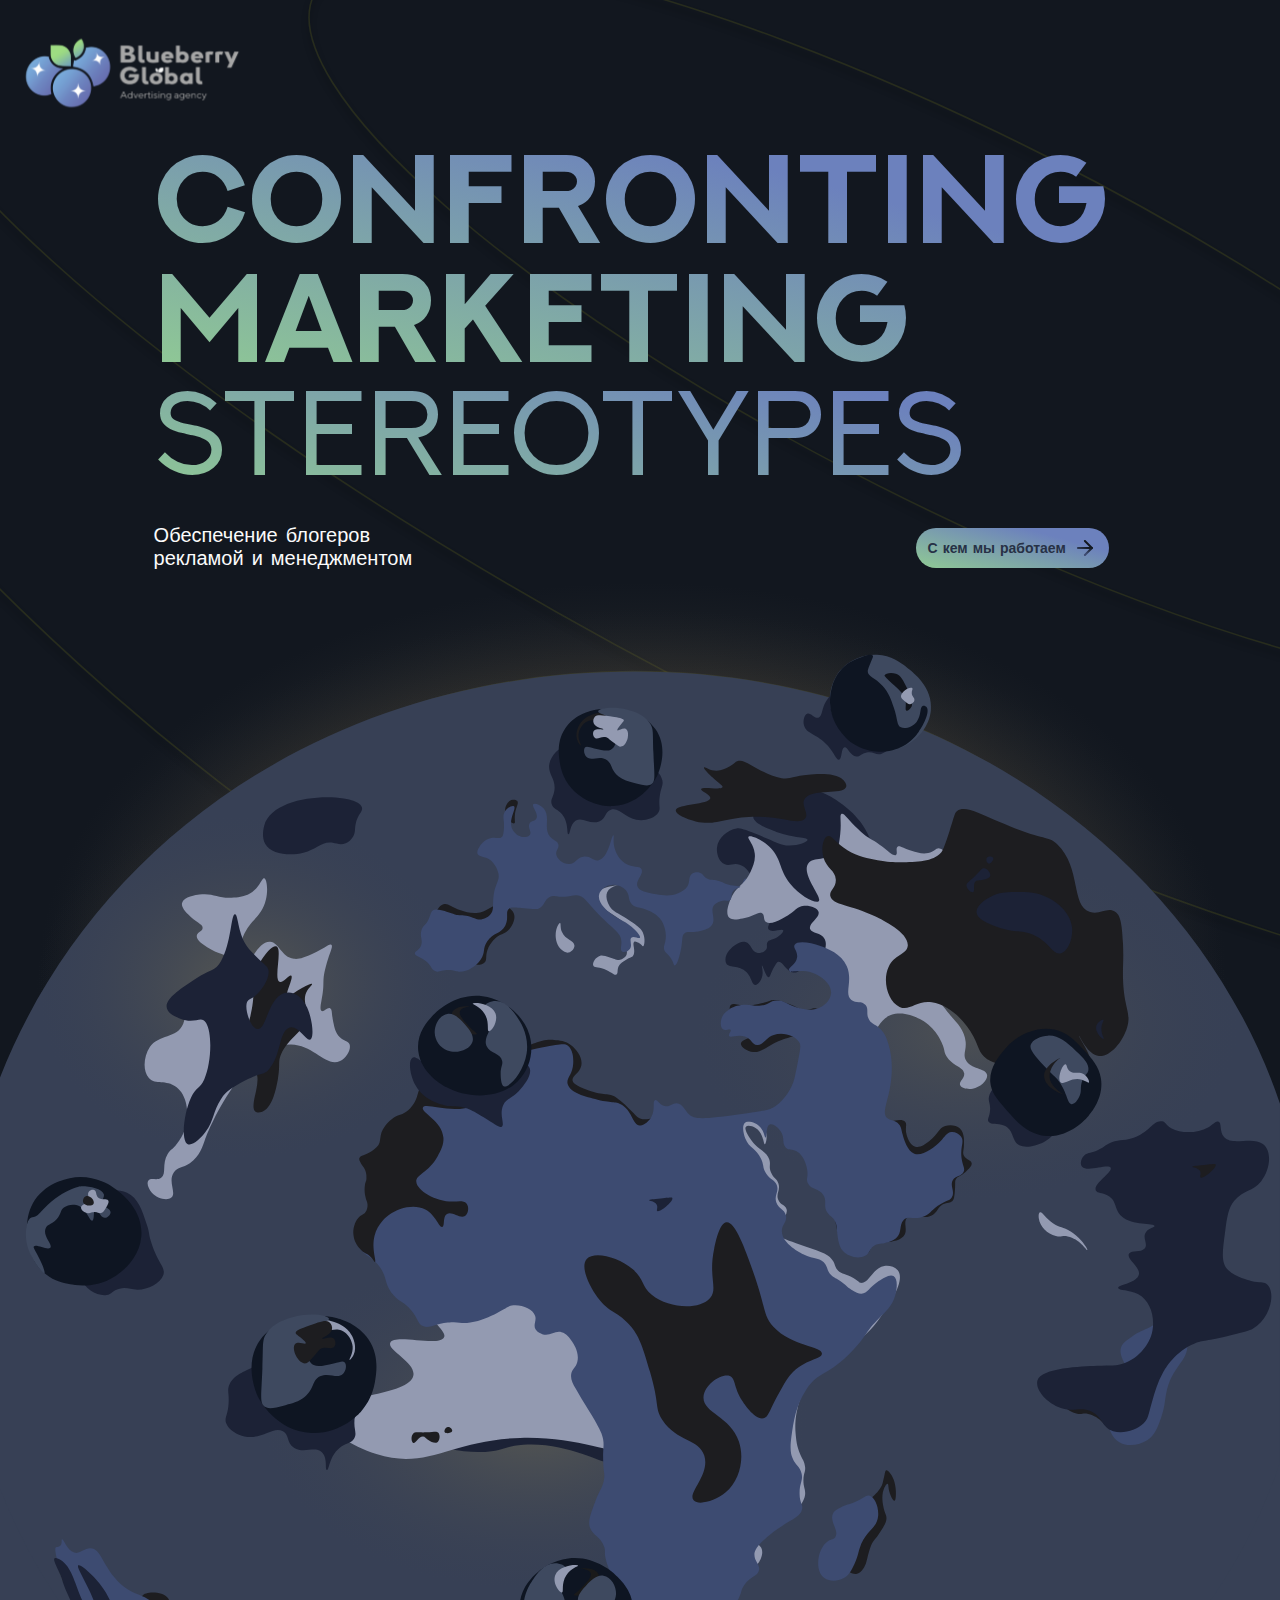
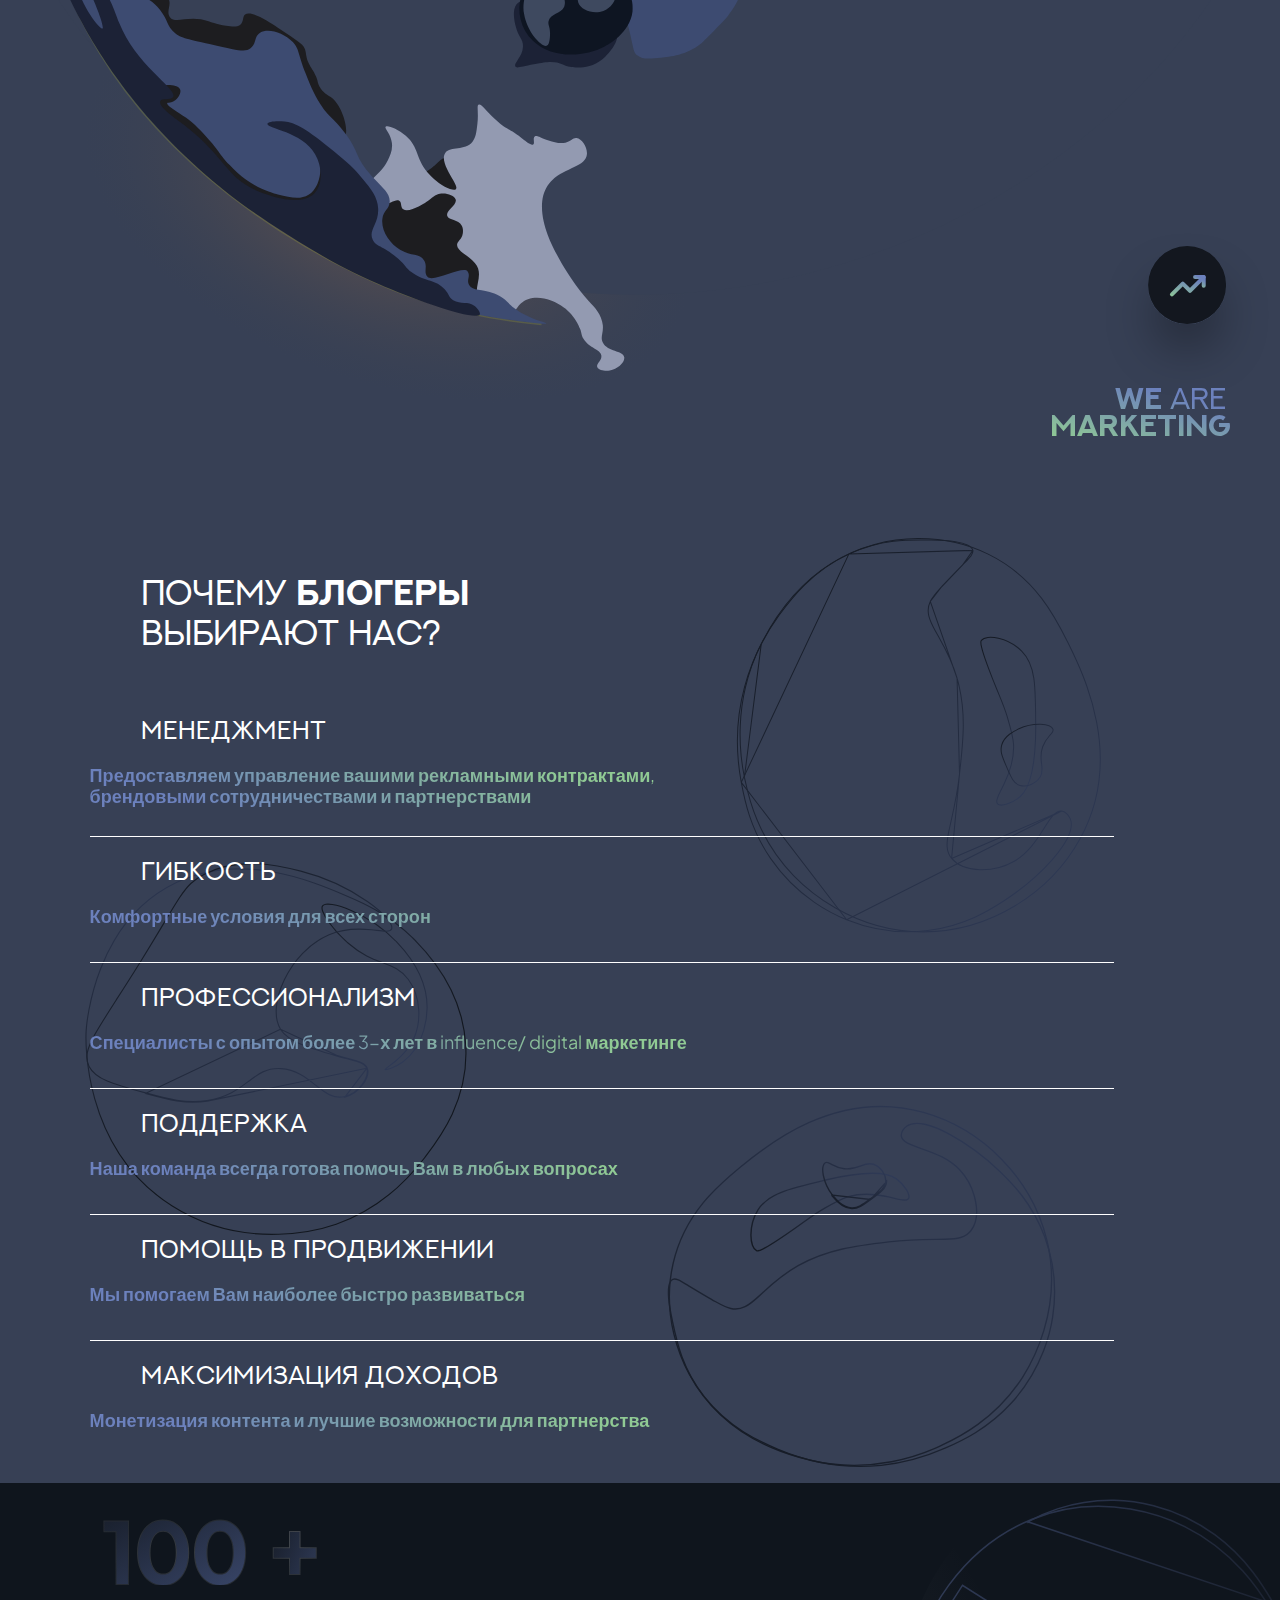
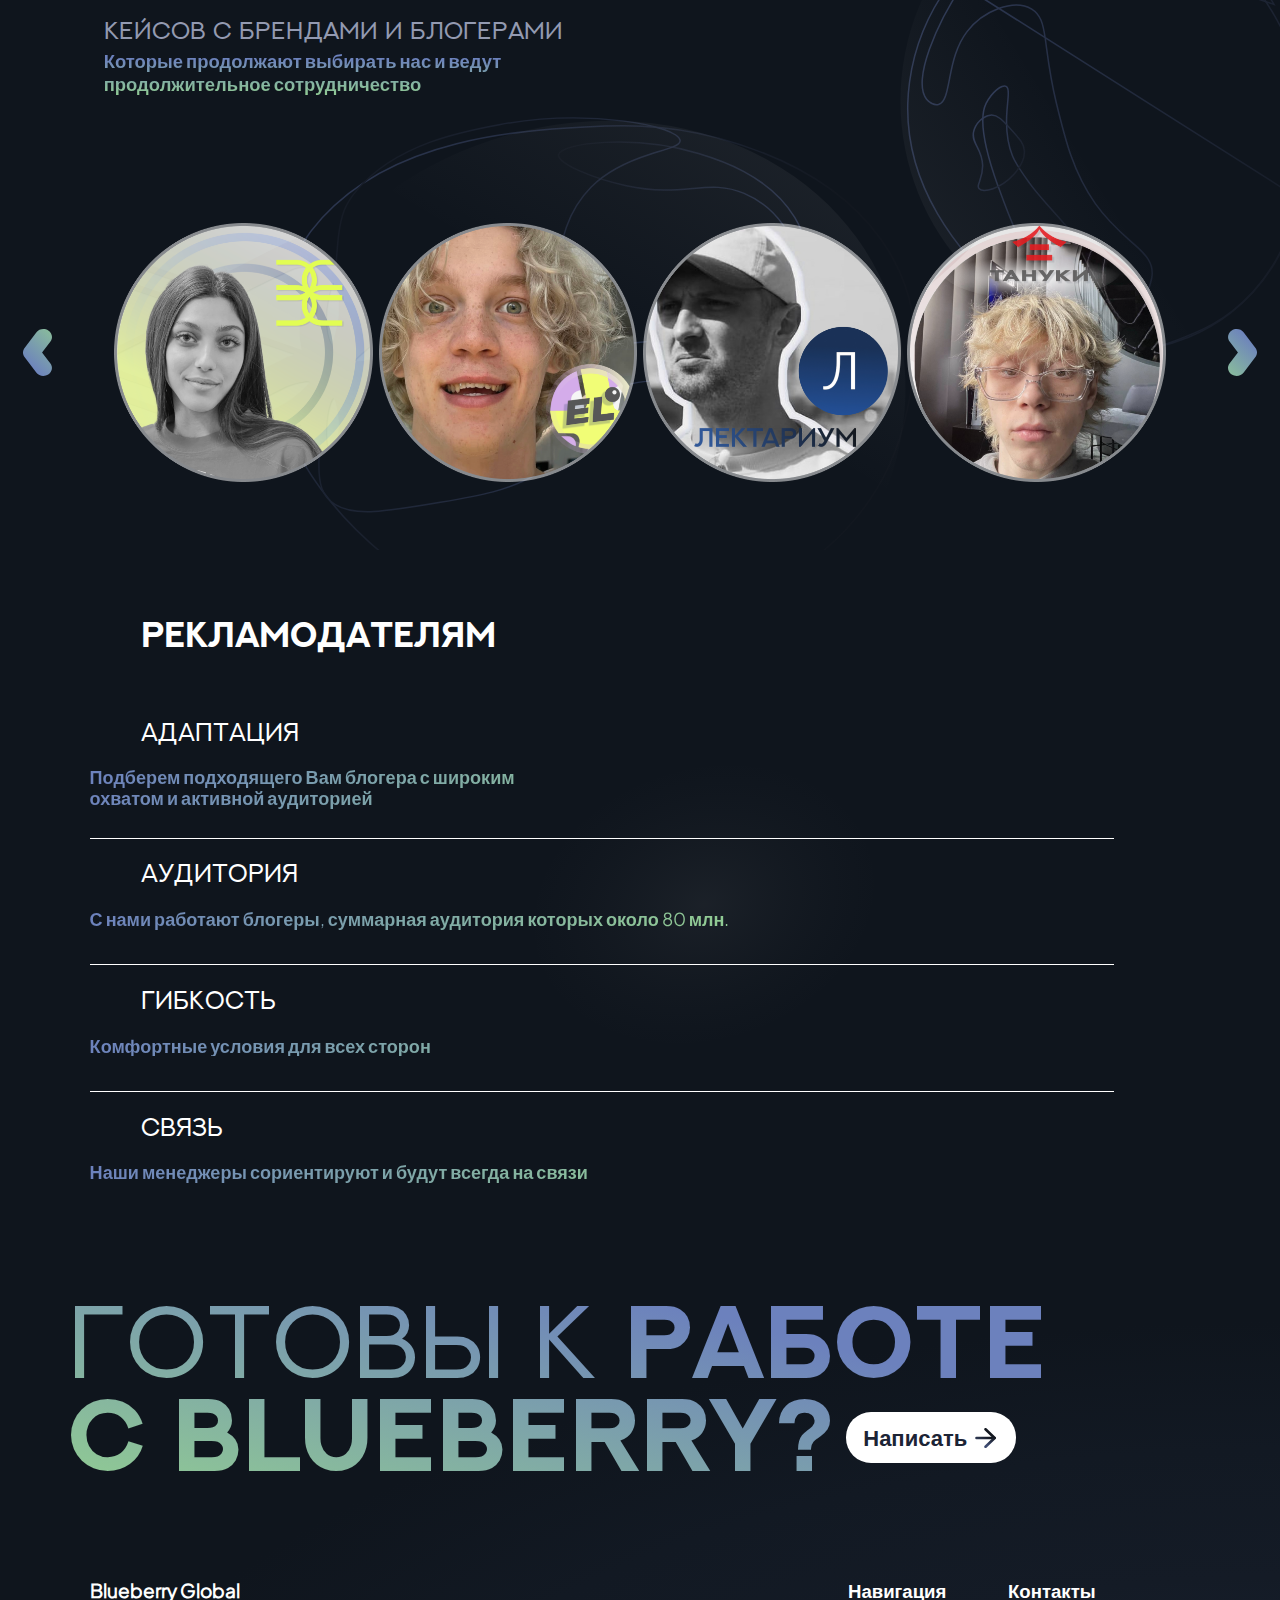
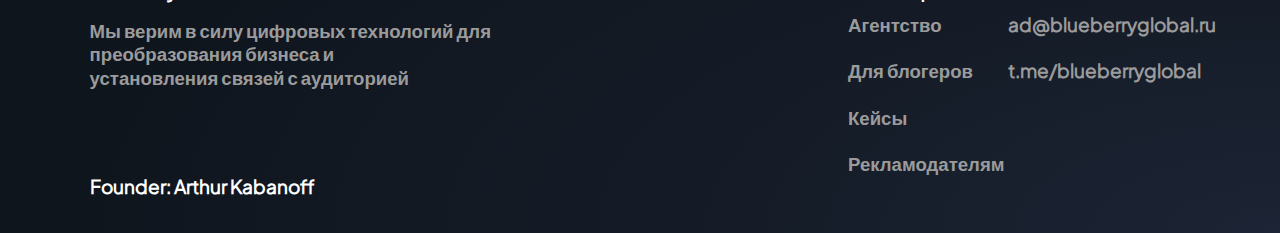
<file: index.html>
<!DOCTYPE html>
<html lang="ru">

<head>
	<meta charset="UTF-8" />
	<meta name="viewport" content="width=device-width, initial-scale=1.0" />
	<meta name="description" content="#" />
	<meta name="keywords" content="#" />
	<meta name="author" content="#" />

	<link rel="apple-touch-icon" sizes="180x180" href="./images/FAVICONS/apple-touch-icon.png">
	<link rel="icon" type="image/png" sizes="32x32" href="./images/FAVICONS/favicon-32x32.png">
	<link rel="icon" type="image/png" sizes="16x16" href="./images/FAVICONS/favicon-16x16.png">
	<link rel="manifest" href="./images/FAVICONS/site.webmanifest">
	<link rel="mask-icon" href="./images/FAVICONS/safari-pinned-tab.svg" color="#5bbad5">
	<meta name="msapplication-TileColor" content="#da532c">
	<meta name="theme-color" content="#ffffff">
	<link rel="stylesheet" href="./index.css" />
	<title>BlueberryGlobal</title>
</head>

<body class="body">
	<div class="page">

		<header class="header" id="header">
			<div class="header__logo" alt="Логотип"></div>
			<div class="header__container">
				<h1 class="header__title">Confronting marketing</h1>
				<h1 class="header__title2">stereotypes</h1>
				<div class="flexboxCont">
					<h2 class="header__subtitle">
						Обеспечение блогеров рекламой и менеджментом
					</h2>
					<button type="button" onclick="location.href='#cases'" class="btn header__button">
						С кем мы работаем
						<img class="btn-img header_btn-img" src="./images/Arrow.svg" />
					</button>
				</div>
			</div>
			<img class="header__line" src="./images/line.svg" />
			<img class="header__planet" src="./images/Planet.svg" />
			<div class="header__containerBox"></div>
			<div class="header__text__marketing">
				<span class="header__text__we">WE</span>
				<span class="header__text__are thin">ARE</span><br>MARKETING
			</div>
						<img class="header__img-eclipse" src="./images/Elipse.svg" alt="Картинка круга со стрелкой">
		</header>

		<main class="content">
			<section class="blogers" id="blogers">
				<h2 class="blogers__title">ПОЧЕМУ <span class="span-bold">БЛОГЕРЫ</span><br>ВЫБИРАЮТ НАС?</h2>

				<ul class="blogers__text-section">
					<li class="blogers__item" id="first">
						<h2 class="blogers__subtitle">МЕНЕДЖМЕНТ</h2>
						<p class="blogers__text1">
							Предоставляем управление вашими рекламными контрактами,<br />
							брендовыми сотрудничествами и партнерствами
						</p>
					</li>
					<li class="blogers__item">
						<h2 class="blogers__subtitle">ГИБКОСТЬ</h2>
						<p class="blogers__text1">Комфортные условия для всех сторон</p>
					</li>
					<li class="blogers__item">
						<h2 class="blogers__subtitle">ПРОФЕССИОНАЛИЗМ</h2>
						<p class="blogers__text1">
							Специалисты с опытом более 3-х лет в influence/ digital
							маркетинге
						</p>
					</li>
					<li class="blogers__item">
						<h2 class="blogers__subtitle">ПОДДЕРЖКА</h2>
						<p class="blogers__text1">
							Наша команда всегда готова помочь Вам в любых вопросах
						</p>
					</li>
					<li class="blogers__item">
						<h2 class="blogers__subtitle">ПОМОЩЬ В ПРОДВИЖЕНИИ</h2>
						<p class="blogers__text1">Мы помогаем Вам наиболее быстро развиваться</p>
					</li>
					<li class="blogers__item">
						<h2 class="blogers__subtitle">МАКСИМИЗАЦИЯ ДОХОДОВ</h2>
						<p class="blogers__text1">
							Монетизация контента и лучшие возможности для партнерства
						</p>
					</li>
				</ul>
				<img src="./images/berry1.svg" class="blogers__berry1__img" />
				<img src="./images/berry2.svg" class="blogers__berry2__img" />
				<img src="./images/berry3.svg" class="blogers__berry3__img" />
			</section>


			<section class="cases" id="cases">
				<img src="./images/Berry 5.svg" class="cases__berry5__img" />
				<img src="./images/Berry 6.svg" class="cases__berry6__img" />
				<img src="./images/100 +.svg" class="cases__100__img" />
				<h2 class="cases__heading">КЕЙСОВ С БРЕНДАМИ И БЛОГЕРАМИ</h2>
				<p class="cases__text">Которые продолжают выбирать нас и ведут<br>
					продолжительное сотрудничество</p>
				<div class="slider-wrapper">
					<div class="slider-container">
						<div class="slider">
							<div class="slides">
								<div class="slide" id="slide1">
									<img src="./images/Ellipse 1.png" class="cases__item" />
									<img src="./images/Ellipse 2.png" class="cases__item" />
									<img src="./images/Ellipse 3.png" class="cases__item" />
									<img src="./images/Ellipse 4.png" class="cases__item" />
								</div>
								<div class="slide" id="slide2">
									<img src="./images/Ellipse 5.png" class="cases__item" />
									<img src="./images/Ellipse 6.png" class="cases__item" />
									<img src="./images/Ellipse 7.png" class="cases__item" />
									<img src="./images/Ellipse 8.png" class="cases__item" />
								</div>
							</div>
						</div>
					</div>
					<button class="slider-control left" aria-label="Previous slide">
						<img class="cases__img-control" src="./images/button_prev.svg" alt="Previous">
					</button>
					<button class="slider-control right" aria-label="Next slide">
						<img class="cases__img-control" src="./images/button_next.svg" alt="Next">
					</button>
				</div>

			</section>

			<section class="advertisers" id="advertisers">
				<div class="advertisers__title">РЕКЛАМОДАТЕЛЯМ</div>
				<ul class="advertisers__text-section">
					<li class="advertisers__item" id="first">
						<h2 class="advertisers__subtitle">АДАПТАЦИЯ</h2>
						<p class="advertisers__text">
							Подберем подходящего Вам блогера с широким<br />
							охватом и активной аудиторией
						</p>
					</li>
					<li class="advertisers__item" id="second">
						<h2 class="advertisers__subtitle">АУДИТОРИЯ</h2>
						<p class="advertisers__text">
							С нами работают блогеры, суммарная аудитория которых около 80 млн.
						</p>
					</li>
					<li class="advertisers__item">
						<h2 class="advertisers__subtitle">ГИБКОСТЬ</h2>
						<p class="advertisers__text">
							Комфортные условия для всех сторон
						</p>
					</li>
					<li class="advertisers__item">
						<h2 class="advertisers__subtitle">СВЯЗЬ</h2>
						<p class="advertisers__text">
							Наши менеджеры сориентируют и будут всегда на связи
						</p>
					</li>
				</ul>
				<img src="./images/Ellipse.svg" class="advertisers__ellipse__img" />
			</section>
		</main>


		<footer class="footer">
			<div class="footer__main">
				<h1 class="footer__main-text">
					ГОТОВЫ К <span class="span-bold">РАБОТЕ <br>С BLUEBERRY?</span>
				</h1>
				<button type="button" onclick="window.open('https://t.me/blueberryglobal', '_blank')"
					class="btn footer__button">
					Написать
					<img class="btn-img" src="./images/Arrow.svg" />
				</button>
			</div>
			<div class="footer__columns">
				<div class="footer__aboutUs">
					<h1 class="footer__aboutUs-title">Blueberry Global</h1>
					<p class="footer__aboutUs-paragraph">Мы верим в силу цифровых технологий для <br>
						преобразования бизнеса и <br>
						установления связей с аудиторией</p>
					<p class="footer__aboutUs-author">Founder: Arthur Kabanoff</p>
				</div>
				<nav class="footer__nav">
					<h2 class="footer__nav-title">Навигация</h2>
					<ul class="footer__list">
						<li class="footer__item"><a href="#header" class="link">Агентство</a></li>
						<li class="footer__item"><a href="#blogers" class="link">Для блогеров</a></li>
						<li class="footer__item"><a href="#cases" class="link">Кейсы</a></li>
						<li class="footer__item"><a href="#advertisers" class="link">Рекламодателям</a></li>
					</ul>
				</nav>
				<div class="footer__contacts">
					<h1 class="footer__contacts-title">Контакты</h1>
					<p class="footer__contacts-copy">ad@blueberryglobal.ru</p>
					<p class="footer__contacts-copy">
						<a class="link" target="_blank" href="https://t.me/blueberryglobal">t.me/blueberryglobal</a>
					</p>

					<p class="displayOFF footer__aboutUs-author">Founder: Arthur Kabanoff</p>
				</div>
			</div>

		</footer>
	</div>

	<script>
		document.addEventListener('DOMContentLoaded', () => {
			const slides = document.querySelectorAll('.slide');
			let currentIndex = 0;

			function switchSlide(newIndex) {
				slides[currentIndex].classList.remove('active');
				slides[newIndex].classList.add('active');
				currentIndex = newIndex;
			}

			function initSlider() {
				slides[currentIndex].classList.add('active');
				document.querySelector('.left').addEventListener('click', () => {
					const newIndex = currentIndex === 0 ? slides.length - 1 : currentIndex - 1;
					switchSlide(newIndex);
				});

				document.querySelector('.right').addEventListener('click', () => {
					const newIndex = currentIndex === slides.length - 1 ? 0 : currentIndex + 1;
					switchSlide(newIndex);
				});
			}

			initSlider();
		});


	</script>
</body>

</html>
</file>
<file: index.css>
@import url(./vendor/normalize.css);

@import url(./fonts/stylesheet.css);
@import url(./fonts/NEXTART.css);
@import url(./blocks/body/body.css);
@import url(./blocks/page/page.css);

@import url(./blocks/header/header.css);
@import url(./blocks/blogers/blogers.css);
@import url(./blocks/cases/cases.css);
@import url(./blocks/advertisers/advertisers.css);
@import url(./blocks/footer/footer.css);
</file>
